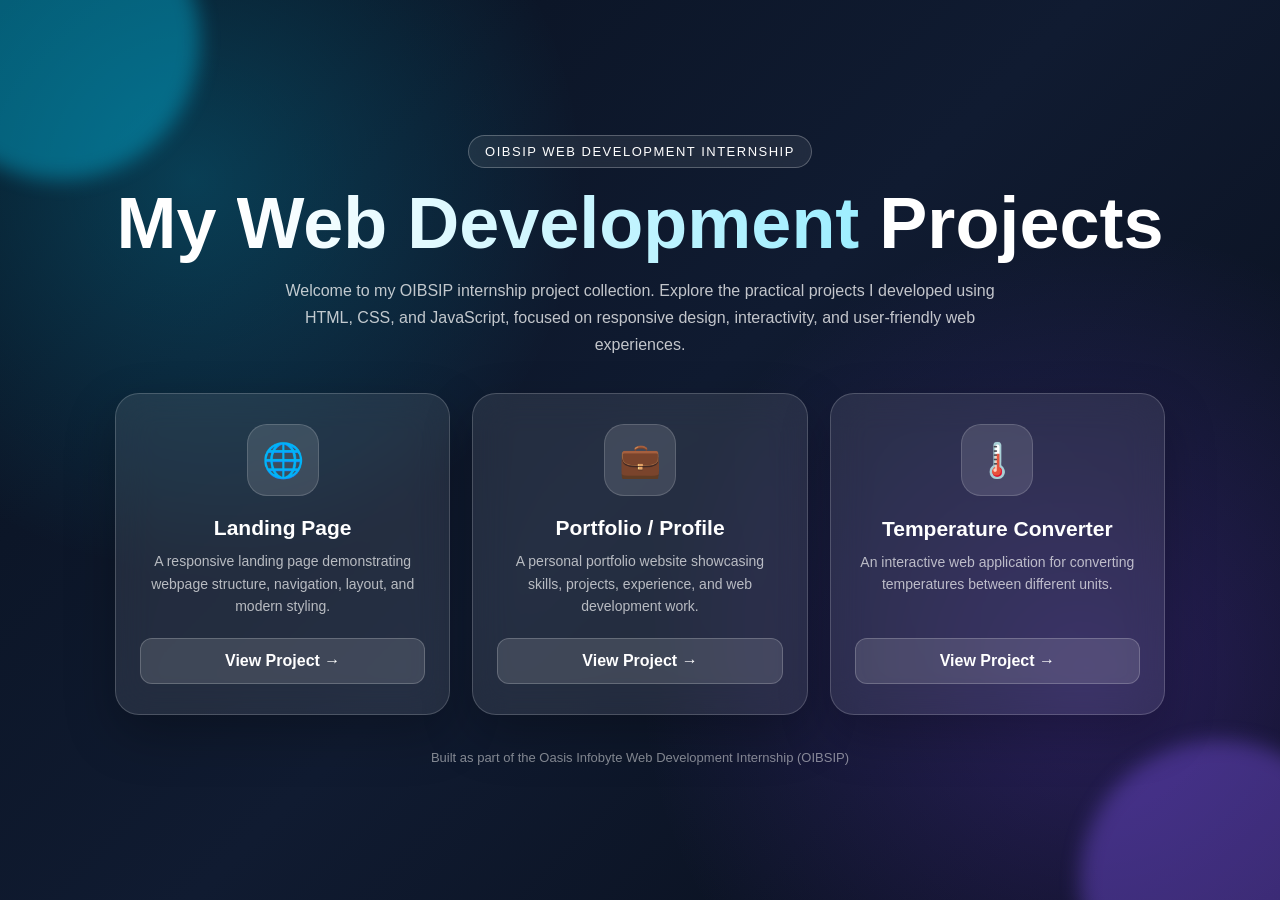
<file: index.html>
<!DOCTYPE html>
<html lang="en">
<head>
    <meta charset="UTF-8">
    <meta name="viewport" content="width=device-width, initial-scale=1.0">
    <meta name="description" content="OIBSIP Web Development Internship Projects">
    <title>OIBSIP | Web Development Projects</title>

    <style>
        * {
            margin: 0;
            padding: 0;
            box-sizing: border-box;
        }

        body {
            min-height: 100vh;
            font-family: Arial, Helvetica, sans-serif;
            color: #fff;
            display: flex;
            align-items: center;
            justify-content: center;
            padding: 40px 20px;
            overflow-x: hidden;
            background:
                radial-gradient(circle at 15% 20%, rgba(0, 212, 255, 0.22), transparent 30%),
                radial-gradient(circle at 85% 75%, rgba(130, 70, 255, 0.25), transparent 35%),
                linear-gradient(135deg, #08111f, #101b31 50%, #080d19);
            position: relative;
        }

        body::before,
        body::after {
            content: "";
            position: fixed;
            width: 280px;
            height: 280px;
            border-radius: 50%;
            filter: blur(10px);
            opacity: 0.35;
            z-index: -1;
            animation: float 8s ease-in-out infinite;
        }

        body::before {
            background: #00d4ff;
            top: -100px;
            left: -80px;
        }

        body::after {
            background: #8a5cff;
            bottom: -120px;
            right: -80px;
            animation-delay: -4s;
        }

        @keyframes float {
            0%, 100% { transform: translateY(0) scale(1); }
            50% { transform: translateY(25px) scale(1.05); }
        }

        .container {
            width: min(1050px, 100%);
            text-align: center;
        }

        .hero {
            margin-bottom: 35px;
        }

        .badge {
            display: inline-block;
            padding: 8px 16px;
            margin-bottom: 18px;
            border: 1px solid rgba(255,255,255,0.25);
            border-radius: 50px;
            background: rgba(255,255,255,0.08);
            backdrop-filter: blur(12px);
            -webkit-backdrop-filter: blur(12px);
            font-size: 13px;
            letter-spacing: 1.5px;
            text-transform: uppercase;
        }

        h1 {
            font-size: clamp(2.2rem, 6vw, 4.5rem);
            line-height: 1.05;
            margin-bottom: 15px;
        }

        h1 span {
            background: linear-gradient(90deg, #fff, #9eeeff);
            -webkit-background-clip: text;
            background-clip: text;
            color: transparent;
        }

        .intro {
            max-width: 720px;
            margin: auto;
            color: rgba(255,255,255,0.75);
            line-height: 1.7;
            font-size: 16px;
        }

        .projects {
            display: grid;
            grid-template-columns: repeat(3, 1fr);
            gap: 22px;
        }

        .card {
            min-height: 270px;
            padding: 30px 24px;
            border: 1px solid rgba(255,255,255,0.18);
            border-radius: 24px;
            background: rgba(255,255,255,0.09);
            backdrop-filter: blur(18px);
            -webkit-backdrop-filter: blur(18px);
            box-shadow: 0 20px 50px rgba(0,0,0,0.25);
            display: flex;
            flex-direction: column;
            align-items: center;
            justify-content: space-between;
            transition: transform 0.3s ease, background 0.3s ease, border-color 0.3s ease;
        }

        .card:hover {
            transform: translateY(-8px);
            background: rgba(255,255,255,0.14);
            border-color: rgba(255,255,255,0.35);
        }

        .icon {
            width: 72px;
            height: 72px;
            display: grid;
            place-items: center;
            border-radius: 20px;
            font-size: 34px;
            background: rgba(255,255,255,0.12);
            border: 1px solid rgba(255,255,255,0.16);
        }

        .card h2 {
            font-size: 21px;
            margin: 20px 0 10px;
        }

        .card p {
            color: rgba(255,255,255,0.68);
            font-size: 14px;
            line-height: 1.6;
            min-height: 67px;
        }

        .btn {
            width: 100%;
            margin-top: 20px;
            padding: 13px 20px;
            border-radius: 12px;
            text-decoration: none;
            color: #fff;
            font-weight: 600;
            background: rgba(255,255,255,0.12);
            border: 1px solid rgba(255,255,255,0.2);
            transition: 0.25s ease;
        }

        .btn:hover {
            background: rgba(255,255,255,0.22);
            transform: scale(1.02);
        }

        footer {
            margin-top: 35px;
            color: rgba(255,255,255,0.5);
            font-size: 13px;
        }

        @media (max-width: 800px) {
            .projects {
                grid-template-columns: 1fr;
                max-width: 520px;
                margin: auto;
            }

            .card {
                min-height: 245px;
            }
        }

        @media (max-width: 480px) {
            body {
                padding: 28px 15px;
            }

            .hero {
                margin-bottom: 25px;
            }

            .intro {
                font-size: 14px;
            }

            .card {
                padding: 25px 20px;
            }
        }
    </style>
</head>

<body>
    <main class="container">
        <section class="hero">
            <div class="badge">OIBSIP Web Development Internship</div>

            <h1>My <span>Web Development</span> Projects</h1>

            <p class="intro">
                Welcome to my OIBSIP internship project collection.
                Explore the practical projects I developed using HTML, CSS,
                and JavaScript, focused on responsive design, interactivity,
                and user-friendly web experiences.
            </p>
        </section>

        <section class="projects">
            <article class="card">
                <div class="icon">🌐</div>
                <div>
                    <h2>Landing Page</h2>
                    <p>
                        A responsive landing page demonstrating webpage
                        structure, navigation, layout, and modern styling.
                    </p>
                </div>
                <a class="btn" href="WebDev-L1-LandingPage/index.html">
                    View Project →
                </a>
            </article>

            <article class="card">
                <div class="icon">💼</div>
                <div>
                    <h2>Portfolio / Profile</h2>
                    <p>
                        A personal portfolio website showcasing skills,
                        projects, experience, and web development work.
                    </p>
                </div>
                <a class="btn" href="webDev-L1-Portfolio/index.html">
                    View Project →
                </a>
            </article>

            <article class="card">
                <div class="icon">🌡️</div>
                <div>
                    <h2>Temperature Converter</h2>
                    <p>
                        An interactive web application for converting
                        temperatures between different units.
                    </p>
                </div>
                <a class="btn" href="WebDev-L1-TemperatureConverter/index.html">
                    View Project →
                </a>
            </article>
        </section>

        <footer>
            Built as part of the Oasis Infobyte Web Development Internship (OIBSIP)
        </footer>
    </main>
</body>
</html>
</file>
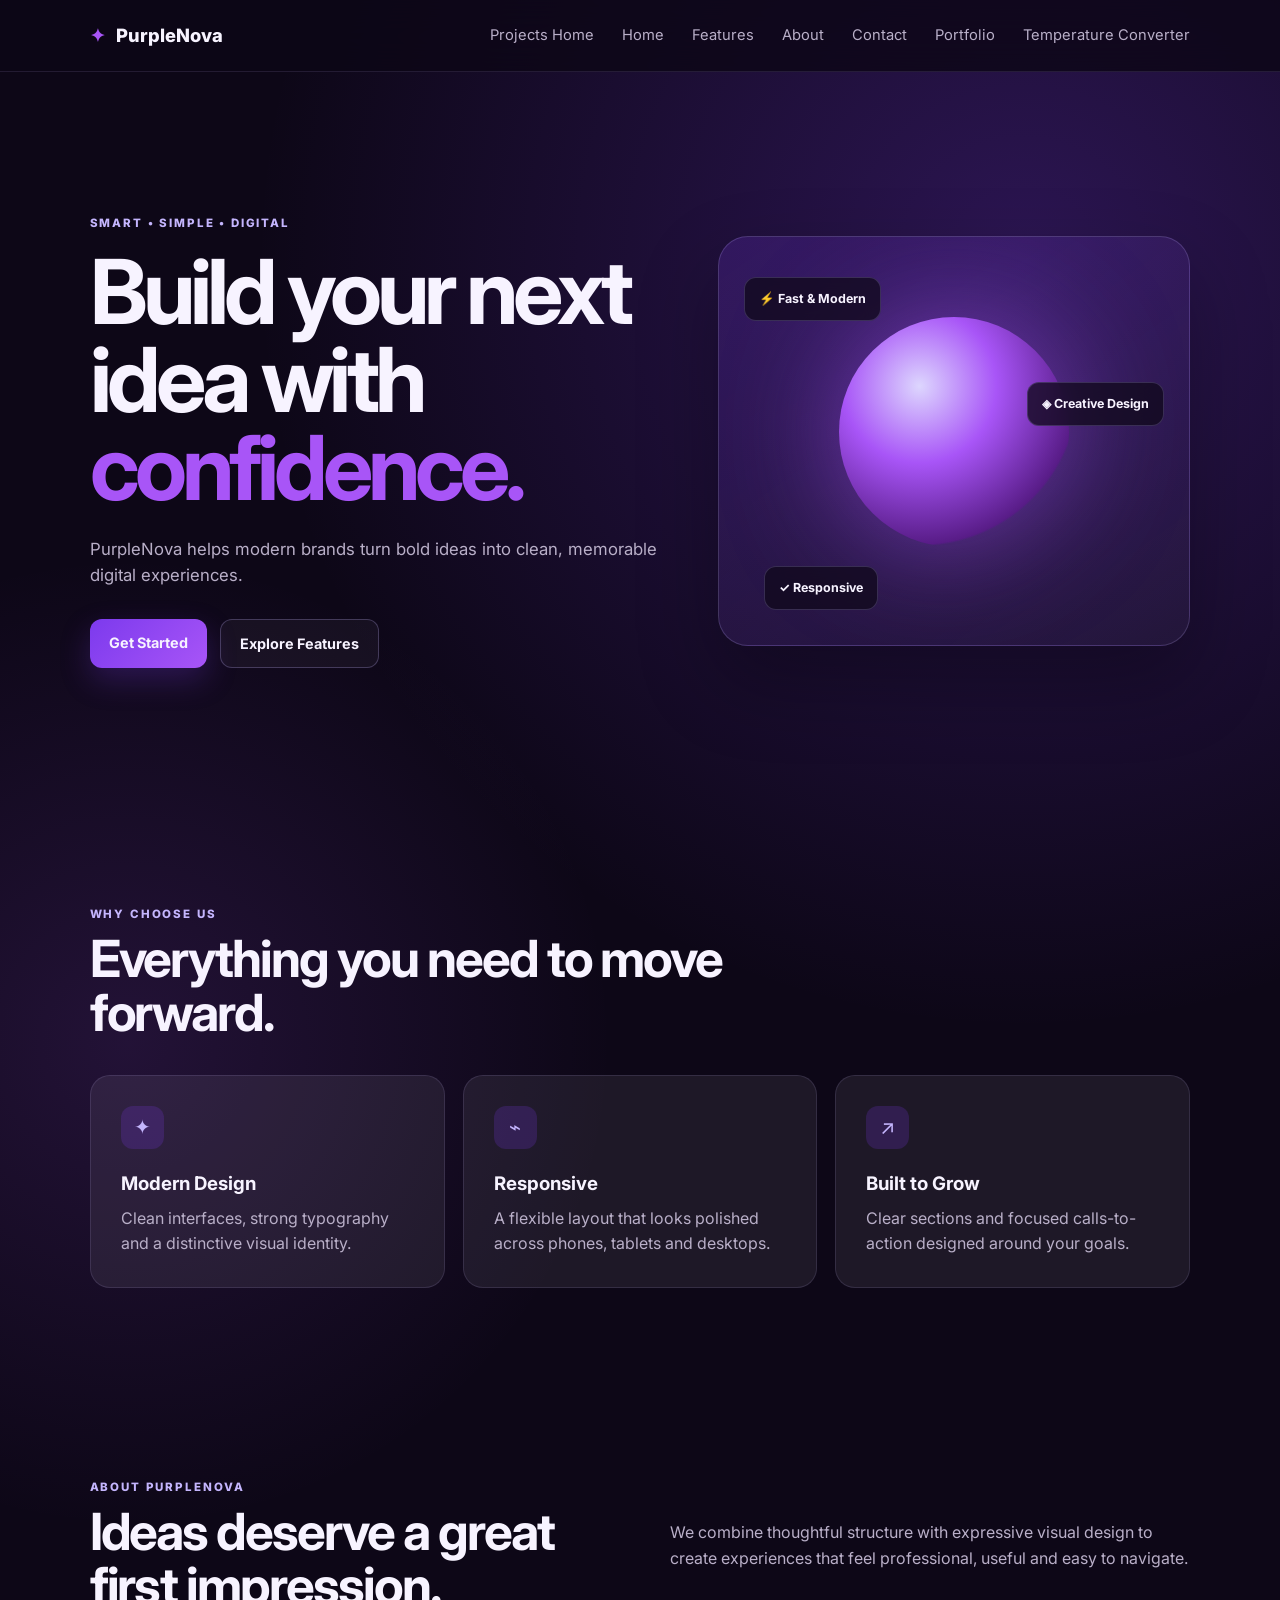
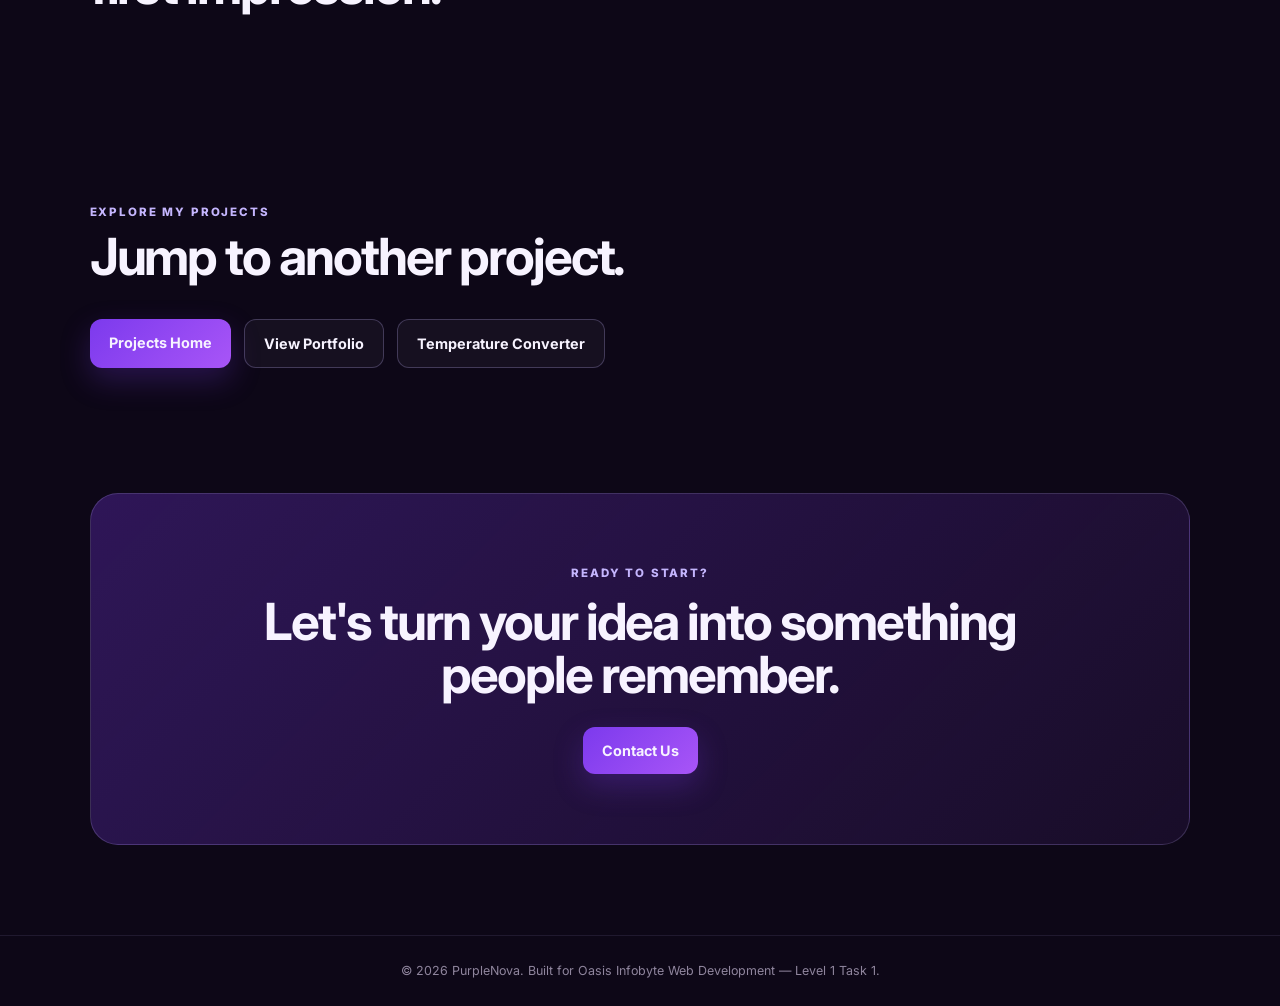
<file: WebDev-L1-LandingPage/index.html>
<!DOCTYPE html>
<html lang="en">
<head>
  <meta charset="UTF-8">
  <meta name="viewport" content="width=device-width, initial-scale=1.0">
  <meta name="description" content="PurpleNova — modern digital solutions landing page.">
  <title>PurpleNova | Digital Solutions</title>
  <link rel="stylesheet" href="style.css">
<style>
  /* ---------- MOBILE RESPONSIVE NAVIGATION ---------- */
  @media (max-width: 760px){
    .navbar{flex-wrap:wrap; gap:10px; padding:12px 16px;}
    .navbar nav{width:100%; display:flex; gap:7px; overflow-x:auto; scrollbar-width:none; padding-bottom:2px;}
    .navbar nav::-webkit-scrollbar{display:none;}
    .navbar nav a{flex:0 0 auto; white-space:nowrap; font-size:.78rem;}
    .hero{grid-template-columns:1fr;}
    .hero-content{width:100%;}
    .hero-actions{flex-direction:column; align-items:stretch;}
    .hero-actions .btn{width:100%; text-align:center;}
    .hero-card{min-height:280px;}
    .feature-grid{grid-template-columns:1fr;}
    .about{grid-template-columns:1fr;}
    .section,.cta{padding-left:18px; padding-right:18px;}
  }
  @media (max-width:480px){
    .navbar .logo{font-size:1rem;}
    .hero h1{font-size:clamp(2.2rem,11vw,3.5rem);}
    .hero-card{min-height:230px;}
    .mini-card{font-size:.75rem;}
  }
</style>
<style>/* MODERN MOBILE DROPDOWN MENU */ .mobile-menu-btn{display:none;width:44px;height:44px;border:1px solid rgba(255,255,255,.16);border-radius:14px;background:rgba(255,255,255,.08);color:inherit;align-items:center;justify-content:center;cursor:pointer}.mobile-menu-btn span{width:18px;height:2px;background:currentColor;box-shadow:0 -6px currentColor,0 6px currentColor}.navbar.menu-open .mobile-menu-btn span{box-shadow:none;transform:rotate(45deg)}.navbar.menu-open .mobile-menu-btn span:after{content:'';display:block;width:18px;height:2px;background:currentColor;transform:rotate(90deg)}@media(max-width:760px){.navbar{position:sticky;top:0;z-index:100;flex-wrap:nowrap}.mobile-menu-btn{display:flex;margin-left:auto}.navbar nav{position:absolute;top:calc(100% + 8px);left:10px;right:10px;width:auto!important;display:flex!important;flex-direction:column;gap:4px!important;padding:10px!important;border:1px solid rgba(255,255,255,.14);border-radius:18px;background:rgba(17,10,31,.97);box-shadow:0 20px 45px rgba(0,0,0,.35);backdrop-filter:blur(20px);opacity:0;visibility:hidden;transform:translateY(-8px);transition:.22s}.navbar.menu-open nav{opacity:1;visibility:visible;transform:translateY(0)}.navbar nav a{width:100%;padding:13px 14px!important;border-radius:12px;font-size:.88rem!important;white-space:normal!important}.navbar nav a:hover{background:rgba(255,255,255,.08)}} </style>
</head>
<body>
  <header class="navbar">
    <a href="#home" class="logo"><span>✦</span> PurpleNova</a>
    <button class="mobile-menu-btn" id="mobileMenuBtn" aria-label="Open menu" aria-expanded="false"><span></span></button><nav>
      <a href="../index.html">Projects Home</a>
      <a href="#home">Home</a>
      <a href="#features">Features</a>
      <a href="#about">About</a>
      <a href="#contact">Contact</a>
      <a href="../webDev-L1-Portfolio/index.html">Portfolio</a>
      <a href="../WebDev-L1-TemperatureConverter/index.html">Temperature Converter</a>
    </nav>
  </header>

  <main>
    <section id="home" class="hero">
      <div class="hero-content">
        <p class="eyebrow">SMART • SIMPLE • DIGITAL</p>
        <h1>Build your next idea with <span>confidence.</span></h1>
        <p class="hero-text">PurpleNova helps modern brands turn bold ideas into clean, memorable digital experiences.</p>
        <div class="hero-actions">
          <a href="#contact" class="btn primary">Get Started</a>
          <a href="#features" class="btn secondary">Explore Features</a>
        </div>
      </div>
      <div class="hero-card" aria-label="Digital growth illustration">
        <div class="orb"></div>
        <div class="mini-card card-one">⚡ Fast &amp; Modern</div>
        <div class="mini-card card-two">◈ Creative Design</div>
        <div class="mini-card card-three">✓ Responsive</div>
      </div>
    </section>

    <section id="features" class="section">
      <div class="section-heading">
        <p class="eyebrow">WHY CHOOSE US</p>
        <h2>Everything you need to move forward.</h2>
      </div>
      <div class="feature-grid">
        <article class="feature-card">
          <div class="icon">✦</div>
          <h3>Modern Design</h3>
          <p>Clean interfaces, strong typography and a distinctive visual identity.</p>
        </article>
        <article class="feature-card">
          <div class="icon">⌁</div>
          <h3>Responsive</h3>
          <p>A flexible layout that looks polished across phones, tablets and desktops.</p>
        </article>
        <article class="feature-card">
          <div class="icon">↗</div>
          <h3>Built to Grow</h3>
          <p>Clear sections and focused calls-to-action designed around your goals.</p>
        </article>
      </div>
    </section>

    <section id="about" class="section about">
      <div>
        <p class="eyebrow">ABOUT PURPLENOVA</p>
        <h2>Ideas deserve a great first impression.</h2>
      </div>
      <p>We combine thoughtful structure with expressive visual design to create experiences that feel professional, useful and easy to navigate.</p>
    </section>

    <section class="section project-links">
      <div class="section-heading">
        <p class="eyebrow">EXPLORE MY PROJECTS</p>
        <h2>Jump to another project.</h2>
      </div>
      <div class="hero-actions">
        <a href="../index.html" class="btn primary">Projects Home</a>
        <a href="../webDev-L1-Portfolio/index.html" class="btn secondary">View Portfolio</a>
        <a href="../WebDev-L1-TemperatureConverter/index.html" class="btn secondary">Temperature Converter</a>
      </div>
    </section>

    <section id="contact" class="cta">
      <p class="eyebrow">READY TO START?</p>
      <h2>Let's turn your idea into something people remember.</h2>
      <a href="mailto:aderibigbetoluwalopestepehn@gmail.com" class="btn primary">Contact Us</a>
    </section>
  </main>

  <footer>
    <p>© 2026 PurpleNova. Built for Oasis Infobyte Web Development — Level 1 Task 1.</p>
  </footer>
<script>const b=document.getElementById('mobileMenuBtn'),n=document.querySelector('.navbar');b&&b.addEventListener('click',()=>{const o=n.classList.toggle('menu-open');b.setAttribute('aria-expanded',o);b.setAttribute('aria-label',o?'Close menu':'Open menu')});n.querySelectorAll('nav a').forEach(a=>a.addEventListener('click',()=>n.classList.remove('menu-open')));</script>
</body>
</html>
</file>
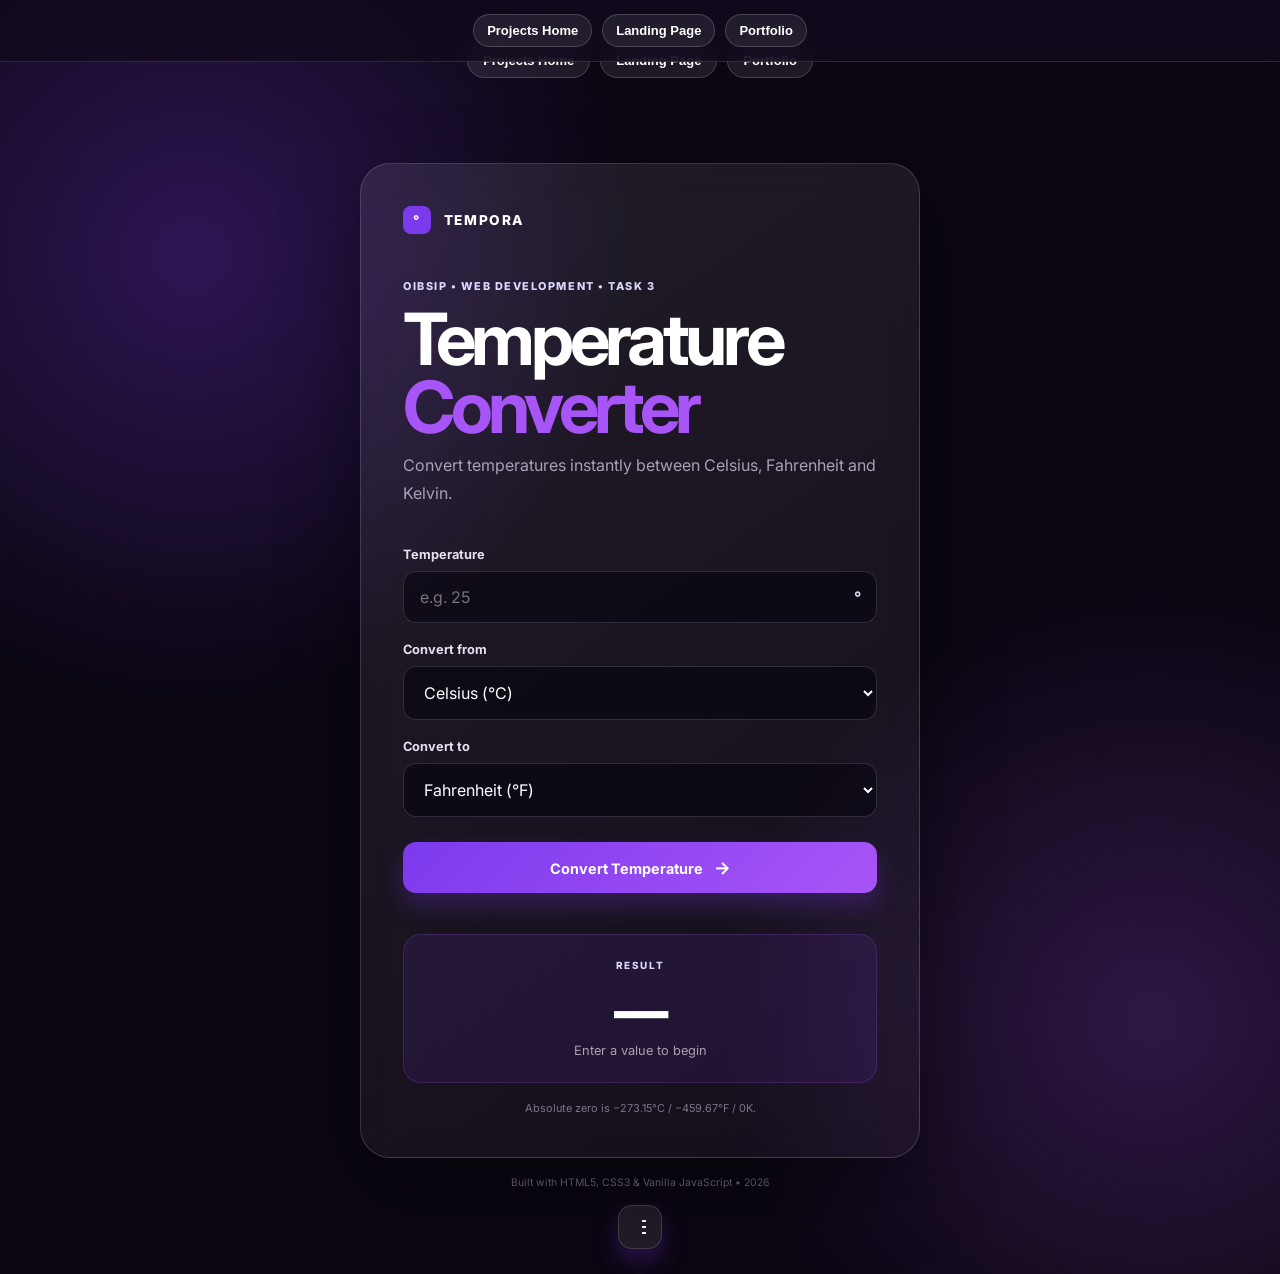
<file: WebDev-L1-TemperatureConverter/index.html>
<!DOCTYPE html>
<html lang="en">
<head>
  <meta charset="UTF-8">
  <meta name="viewport" content="width=device-width, initial-scale=1.0">
  <meta name="description" content="Purple temperature converter using vanilla JavaScript.">
  <title>Tempora | Temperature Converter</title>
  <link rel="stylesheet" href="style.css">
  <style>
    .project-nav{position:fixed;top:0;left:0;right:0;z-index:20;display:flex;justify-content:center;gap:10px;flex-wrap:wrap;padding:14px 18px;background:rgba(18,10,30,.82);backdrop-filter:blur(12px);border-bottom:1px solid rgba(255,255,255,.12)}
    .project-nav a{color:#fff;text-decoration:none;font:600 13px Arial,sans-serif;padding:8px 13px;border:1px solid rgba(255,255,255,.18);border-radius:999px;background:rgba(255,255,255,.08)}
    .project-nav a:hover{background:rgba(255,255,255,.16)}
    .app{padding-top:85px}
    /* ---------- MOBILE RESPONSIVE ---------- */
    @media (max-width: 600px){
      .project-nav{justify-content:flex-start; overflow-x:auto; flex-wrap:nowrap; gap:7px; padding:10px 12px; scrollbar-width:none;}
      .project-nav::-webkit-scrollbar{display:none;}
      .project-nav a{font-size:11px; padding:7px 10px; flex:0 0 auto; white-space:nowrap;}
      .app{padding:78px 14px 20px;}
      .converter{width:100%; max-width:100%; padding:26px 18px;}
      .converter h1{font-size:clamp(2.1rem,11vw,3.2rem); line-height:1.05;}
      .converter .intro{font-size:.9rem;}
      form{width:100%;}
      input,select,button{width:100%; min-height:48px;}
      .result{margin-top:20px;}
      #resultValue{font-size:clamp(2rem,12vw,3.5rem); overflow-wrap:anywhere;}
      footer{text-align:center; font-size:.75rem; padding:18px 8px;}
    }
    @media (max-width:380px){
      .app{padding-left:10px; padding-right:10px;}
      .converter{padding:22px 14px;}
      .brand{font-size:.85rem;}
    }

  <style>/* MODERN MOBILE DROPDOWN MENU */ .menu-shell{position:fixed;top:0;right:0;z-index:40;padding:10px 14px}.mobile-menu-btn{width:44px;height:44px;border:1px solid rgba(255,255,255,.16);border-radius:14px;background:rgba(255,255,255,.09);color:#fff;display:flex;align-items:center;justify-content:center;cursor:pointer}.mobile-menu-btn span{width:18px;height:2px;background:currentColor;box-shadow:0 -6px currentColor,0 6px currentColor}.project-nav.menu-open+.menu-shell .mobile-menu-btn span{box-shadow:none;transform:rotate(45deg)}@media(max-width:600px){.project-nav{position:fixed;top:62px;left:12px;right:12px;display:flex;flex-direction:column;gap:4px;padding:10px;overflow:visible;border:1px solid rgba(255,255,255,.14);border-radius:18px;background:rgba(18,10,30,.97);box-shadow:0 20px 45px rgba(0,0,0,.38);opacity:0;visibility:hidden;transform:translateY(-8px);transition:.22s}.project-nav.menu-open{opacity:1;visibility:visible;transform:translateY(0)}.project-nav a{width:100%;padding:12px 14px;font-size:12px;text-align:left;border:0;border-radius:12px}.project-nav a:hover{background:rgba(255,255,255,.08)}} </style>
</style>
</head>
<body>
  <nav class="project-nav" aria-label="Project navigation">
    <a href="../index.html">Projects Home</a>
    <a href="../WebDev-L1-LandingPage/index.html">Landing Page</a>
    <a href="../webDev-L1-Portfolio/index.html">Portfolio</a>
  </nav>

  <section class="project-actions" style="max-width:760px;margin:0 auto;padding:18px 18px 0;display:flex;justify-content:center;gap:10px;flex-wrap:wrap;">
  <a href="../index.html" style="color:#fff;text-decoration:none;font:600 13px Arial,sans-serif;padding:9px 15px;border:1px solid rgba(255,255,255,.18);border-radius:999px;background:rgba(255,255,255,.08)">Projects Home</a>
  <a href="../WebDev-L1-LandingPage/index.html" style="color:#fff;text-decoration:none;font:600 13px Arial,sans-serif;padding:9px 15px;border:1px solid rgba(255,255,255,.18);border-radius:999px;background:rgba(255,255,255,.08)">Landing Page</a>
  <a href="../webDev-L1-Portfolio/index.html" style="color:#fff;text-decoration:none;font:600 13px Arial,sans-serif;padding:9px 15px;border:1px solid rgba(255,255,255,.18);border-radius:999px;background:rgba(255,255,255,.08)">Portfolio</a>
</section>

<main class="app">
    <section class="converter">
      <div class="brand"><span>°</span> TEMPORA</div>
      <p class="eyebrow">OIBSIP • WEB DEVELOPMENT • TASK 3</p>
      <h1>Temperature<br><span>Converter</span></h1>
      <p class="intro">Convert temperatures instantly between Celsius, Fahrenheit and Kelvin.</p>

      <form id="converterForm" novalidate>
        <label for="temperature">Temperature</label>
        <div class="input-wrap">
          <input id="temperature" type="number" step="any" placeholder="e.g. 25" autocomplete="off">
          <span class="unit-mark">°</span>
        </div>

        <label for="fromUnit">Convert from</label>
        <select id="fromUnit">
          <option value="C">Celsius (°C)</option>
          <option value="F">Fahrenheit (°F)</option>
          <option value="K">Kelvin (K)</option>
        </select>

        <label for="toUnit">Convert to</label>
        <select id="toUnit">
          <option value="F">Fahrenheit (°F)</option>
          <option value="C">Celsius (°C)</option>
          <option value="K">Kelvin (K)</option>
        </select>

        <button type="submit">Convert Temperature <span>→</span></button>
      </form>

      <div id="message" class="message" role="alert"></div>

      <div id="result" class="result" aria-live="polite">
        <div class="result-label">RESULT</div>
        <div id="resultValue">—</div>
        <div id="resultUnit">Enter a value to begin</div>
      </div>

      <p class="hint">Absolute zero is −273.15°C / −459.67°F / 0K.</p>
    </section>

    <footer>Built with HTML5, CSS3 &amp; Vanilla JavaScript • 2026</footer>
  </main>
  <script src="script.js"></script>
<div class="menu-shell"><button class="mobile-menu-btn" id="mobileMenuBtn" aria-label="Open menu" aria-expanded="false"><span></span></button></div><script>const b=document.getElementById("mobileMenuBtn"),n=document.querySelector(".project-nav");b&&b.addEventListener("click",()=>{const o=n.classList.toggle("menu-open");b.setAttribute("aria-expanded",o);b.setAttribute("aria-label",o?"Close menu":"Open menu")});n.querySelectorAll("a").forEach(a=>a.addEventListener("click",()=>n.classList.remove("menu-open")));</script></body>
</html>
</file>
<file: WebDev-L1-LandingPage/style.css>
@import url('https://fonts.googleapis.com/css2?family=Inter:wght@400;500;600;700;800&display=swap');

:root {
  --purple: #7c3aed;
  --violet: #a855f7;
  --lavender: #c4b5fd;
  --dark: #0d0717;
  --panel: rgba(255,255,255,.07);
  --text: #f7f3ff;
  --muted: #b9afc8;
}

* { box-sizing: border-box; margin: 0; padding: 0; }
html { scroll-behavior: smooth; }
body {
  font-family: Inter, sans-serif;
  color: var(--text);
  background:
    radial-gradient(circle at 80% 10%, rgba(124,58,237,.28), transparent 30%),
    radial-gradient(circle at 10% 40%, rgba(168,85,247,.14), transparent 25%),
    var(--dark);
  line-height: 1.6;
}
a { color: inherit; text-decoration: none; }
.navbar {
  position: sticky; top: 0; z-index: 10;
  min-height: 72px; padding: 0 7%;
  display: flex; align-items: center; justify-content: space-between;
  background: rgba(13,7,23,.82); backdrop-filter: blur(18px);
  border-bottom: 1px solid rgba(196,181,253,.12);
}
.logo { font-size: 1.15rem; font-weight: 800; }
.logo span { color: var(--violet); margin-right: 7px; }
nav { display: flex; gap: 28px; }
nav a { color: var(--muted); font-size: .92rem; transition: .25s; }
nav a:hover { color: white; }
.hero {
  min-height: 82vh; padding: 80px 7%;
  display: grid; grid-template-columns: 1.1fr .9fr; gap: 50px; align-items: center;
}
.eyebrow { color: var(--lavender); letter-spacing: .16em; font-size: .72rem; font-weight: 800; }
h1 { font-size: clamp(2.8rem, 7vw, 5.7rem); line-height: .98; letter-spacing: -.055em; margin: 16px 0 24px; }
h1 span { color: var(--violet); }
.hero-text { max-width: 610px; color: var(--muted); font-size: 1.05rem; }
.hero-actions { display: flex; gap: 13px; margin-top: 30px; flex-wrap: wrap; }
.btn { display: inline-flex; padding: 12px 19px; border-radius: 12px; font-weight: 700; font-size: .9rem; transition: .25s; }
.primary { background: linear-gradient(135deg, var(--purple), var(--violet)); box-shadow: 0 12px 30px rgba(124,58,237,.25); }
.secondary { border: 1px solid rgba(196,181,253,.25); background: rgba(255,255,255,.04); }
.btn:hover { transform: translateY(-2px); }
.hero-card {
  position: relative; height: 410px; border-radius: 30px;
  background: linear-gradient(145deg, rgba(124,58,237,.2), rgba(255,255,255,.035));
  border: 1px solid rgba(196,181,253,.2); overflow: hidden;
  box-shadow: 0 35px 80px rgba(0,0,0,.3);
}
.orb {
  width: 230px; height: 230px; border-radius: 50%;
  position: absolute; top: 80px; left: 50%; transform: translateX(-50%);
  background: radial-gradient(circle at 35% 30%, #ddd6fe, #a855f7 35%, #581c87 72%, transparent 73%);
  filter: drop-shadow(0 0 55px rgba(168,85,247,.55));
}
.mini-card {
  position: absolute; padding: 11px 14px; border-radius: 12px;
  background: rgba(17,9,29,.78); border: 1px solid rgba(196,181,253,.2);
  backdrop-filter: blur(10px); font-size: .78rem; font-weight: 700;
}
.card-one { top: 40px; left: 25px; }
.card-two { right: 25px; top: 145px; }
.card-three { bottom: 35px; left: 45px; }
.section { padding: 95px 7%; }
.section-heading { max-width: 700px; margin-bottom: 35px; }
h2 { font-size: clamp(2rem, 4vw, 3.3rem); line-height: 1.05; letter-spacing: -.04em; margin-top: 9px; }
.feature-grid { display: grid; grid-template-columns: repeat(3,1fr); gap: 18px; }
.feature-card {
  padding: 30px; border: 1px solid rgba(196,181,253,.13);
  background: var(--panel); border-radius: 20px;
}
.icon {
  width: 43px; height: 43px; display: grid; place-items: center;
  border-radius: 12px; background: rgba(124,58,237,.2);
  color: var(--lavender); font-size: 1.25rem; margin-bottom: 20px;
}
.feature-card h3 { margin-bottom: 7px; }
.feature-card p, .about > p { color: var(--muted); }
.about { display: grid; grid-template-columns: 1fr 1fr; gap: 60px; align-items: center; }
.cta {
  margin: 30px 7% 90px; padding: 70px 8%;
  border-radius: 28px; text-align: center;
  background: linear-gradient(135deg, rgba(124,58,237,.3), rgba(168,85,247,.08));
  border: 1px solid rgba(196,181,253,.2);
}
.cta h2 { max-width: 780px; margin: 12px auto 25px; }
footer { padding: 25px 7%; border-top: 1px solid rgba(196,181,253,.1); color: #8f859d; text-align: center; font-size: .78rem; }

@media (max-width: 800px) {
  .navbar { padding: 0 5%; }
  nav { gap: 13px; }
  nav a { font-size: .76rem; }
  .hero { grid-template-columns: 1fr; padding: 60px 5%; }
  .hero-card { height: 320px; }
  .feature-grid, .about { grid-template-columns: 1fr; }
  .section { padding: 70px 5%; }
  .cta { margin: 10px 5% 60px; }
}
@media (max-width: 480px) {
  nav a:nth-child(3), nav a:nth-child(4) { display: none; }
  h1 { font-size: 3rem; }
}
</file>
<file: WebDev-L1-TemperatureConverter/style.css>
@import url('https://fonts.googleapis.com/css2?family=Inter:wght@400;500;600;700;800&display=swap');

:root {
  --purple: #7c3aed;
  --violet: #a855f7;
  --light: #ddd6fe;
  --dark: #0b0612;
  --panel: rgba(255,255,255,.065);
  --muted: #aaa0b7;
  --danger: #fb7185;
}
* { box-sizing: border-box; margin: 0; padding: 0; }
body {
  min-height: 100vh; display: grid; place-items: center; padding: 25px;
  font-family: Inter, sans-serif; color: #fff;
  background:
    radial-gradient(circle at 15% 20%, rgba(124,58,237,.3), transparent 30%),
    radial-gradient(circle at 90% 80%, rgba(168,85,247,.22), transparent 28%),
    var(--dark);
}
.app { width: min(100%, 560px); }
.converter {
  padding: 42px; border-radius: 30px;
  background: linear-gradient(145deg, rgba(255,255,255,.09), rgba(255,255,255,.035));
  border: 1px solid rgba(221,214,254,.18);
  box-shadow: 0 30px 80px rgba(0,0,0,.4);
  backdrop-filter: blur(18px);
}
.brand { font-weight: 800; letter-spacing: .12em; font-size: .85rem; margin-bottom: 45px; }
.brand span { display: inline-grid; place-items: center; width: 28px; height: 28px; margin-right: 8px; border-radius: 8px; background: var(--purple); }
.eyebrow { color: var(--light); font-size: .68rem; letter-spacing: .14em; font-weight: 800; }
h1 { margin: 12px 0; font-size: clamp(2.7rem, 9vw, 4.5rem); line-height: .94; letter-spacing: -.06em; }
h1 span { color: var(--violet); }
.intro { color: var(--muted); line-height: 1.7; margin-bottom: 30px; }
form { display: grid; gap: 9px; }
label { margin-top: 10px; color: #e8e0f1; font-size: .8rem; font-weight: 700; }
.input-wrap { position: relative; }
input, select {
  width: 100%; border: 1px solid rgba(221,214,254,.16); outline: none;
  border-radius: 13px; background: rgba(8,4,14,.58); color: white;
  padding: 15px 16px; font: inherit; transition: .2s;
}
input { padding-right: 45px; }
input:focus, select:focus { border-color: var(--violet); box-shadow: 0 0 0 3px rgba(168,85,247,.12); }
select { cursor: pointer; }
select option { background: #160b24; }
.unit-mark { position: absolute; right: 16px; top: 50%; transform: translateY(-50%); color: var(--light); font-weight: 700; }
button {
  margin-top: 16px; border: 0; border-radius: 13px; padding: 15px;
  color: white; background: linear-gradient(135deg, var(--purple), var(--violet));
  font: 700 .9rem Inter, sans-serif; cursor: pointer;
  box-shadow: 0 12px 25px rgba(124,58,237,.28); transition: .2s;
}
button:hover { transform: translateY(-2px); }
button span { margin-left: 8px; font-size: 1.1rem; }
.message { min-height: 23px; margin-top: 14px; color: var(--danger); font-size: .78rem; font-weight: 600; }
.result {
  margin-top: 4px; padding: 24px; text-align: center; border-radius: 18px;
  background: rgba(124,58,237,.11); border: 1px solid rgba(168,85,247,.2);
}
.result-label { color: var(--light); font-size: .62rem; letter-spacing: .16em; font-weight: 800; }
#resultValue { margin-top: 6px; font-size: clamp(2.1rem, 7vw, 3.4rem); font-weight: 800; letter-spacing: -.05em; }
#resultUnit { color: var(--muted); font-size: .8rem; }
.hint { margin-top: 18px; color: #7e7488; font-size: .68rem; text-align: center; }
footer { text-align: center; margin-top: 18px; color: #71677c; font-size: .65rem; }

@media (max-width: 520px) {
  body { padding: 14px; }
  .converter { padding: 30px 22px; border-radius: 23px; }
  .brand { margin-bottom: 32px; }
}
</file>
